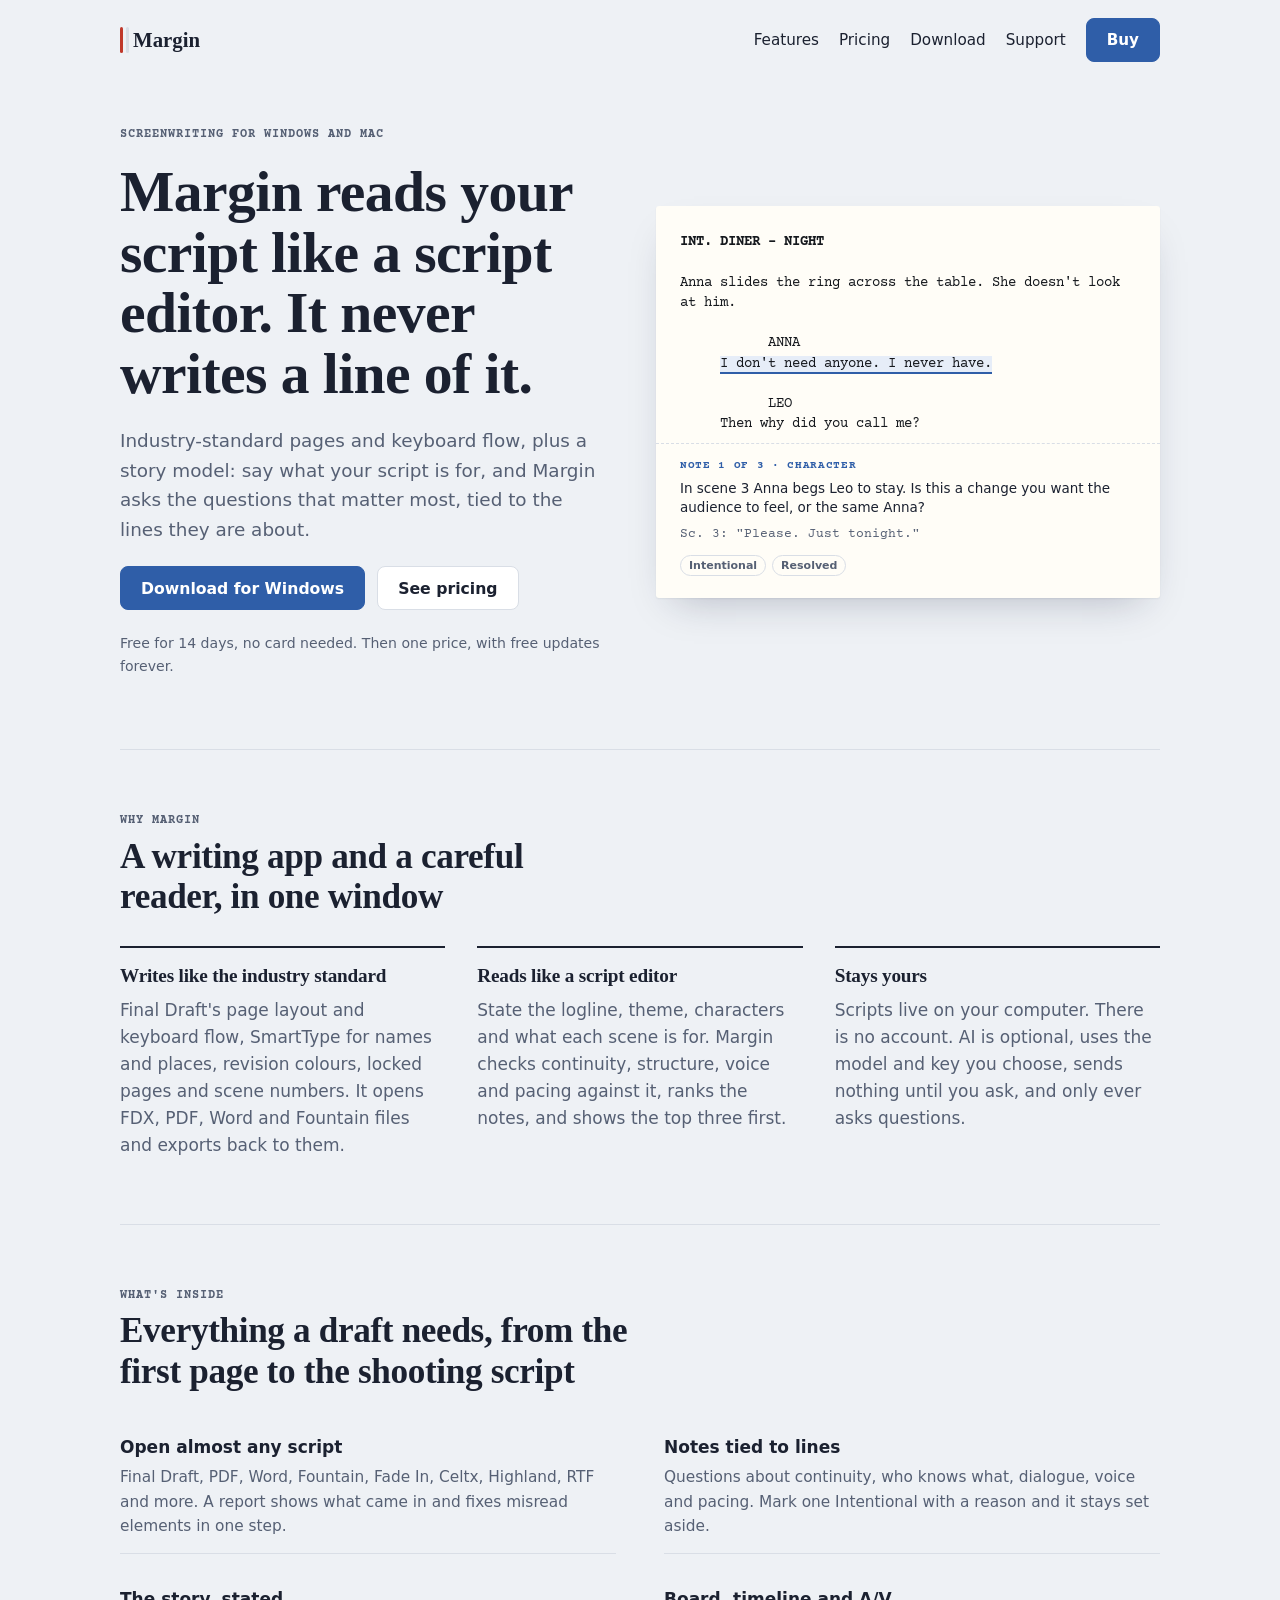
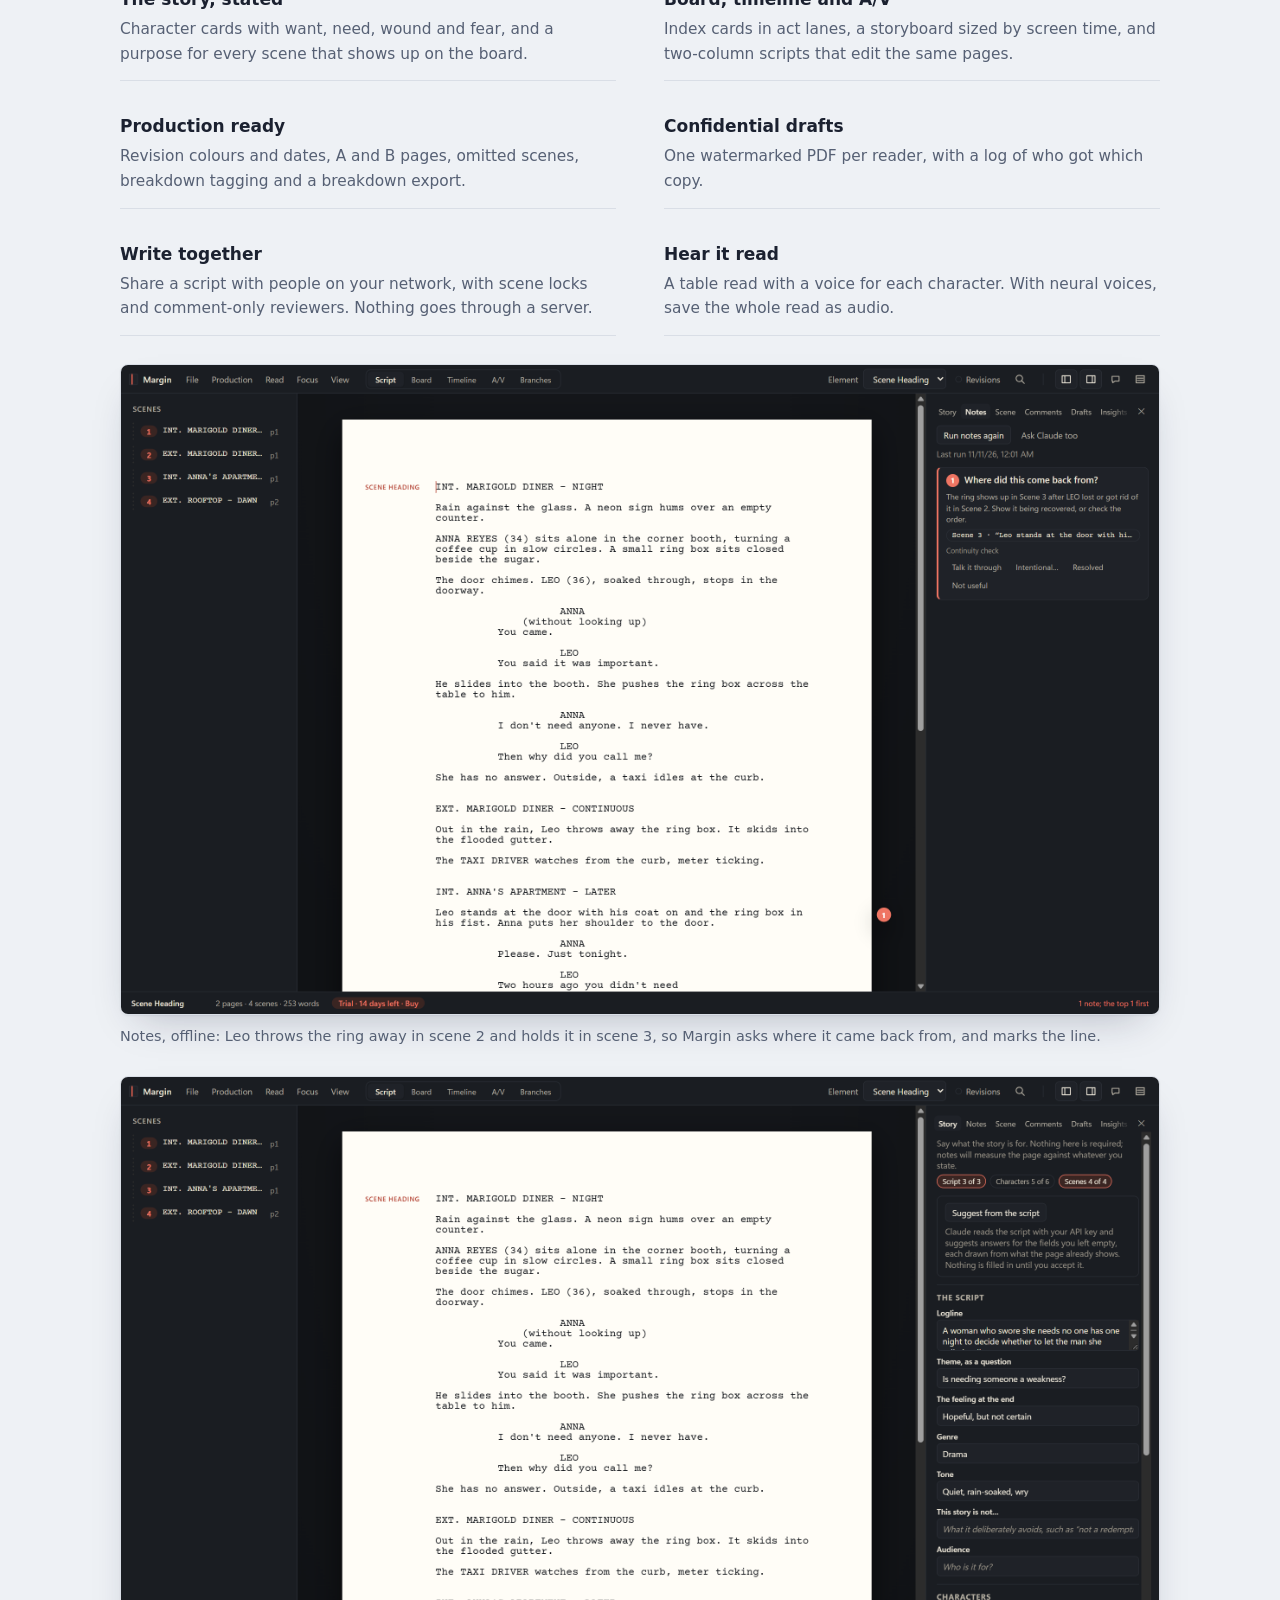
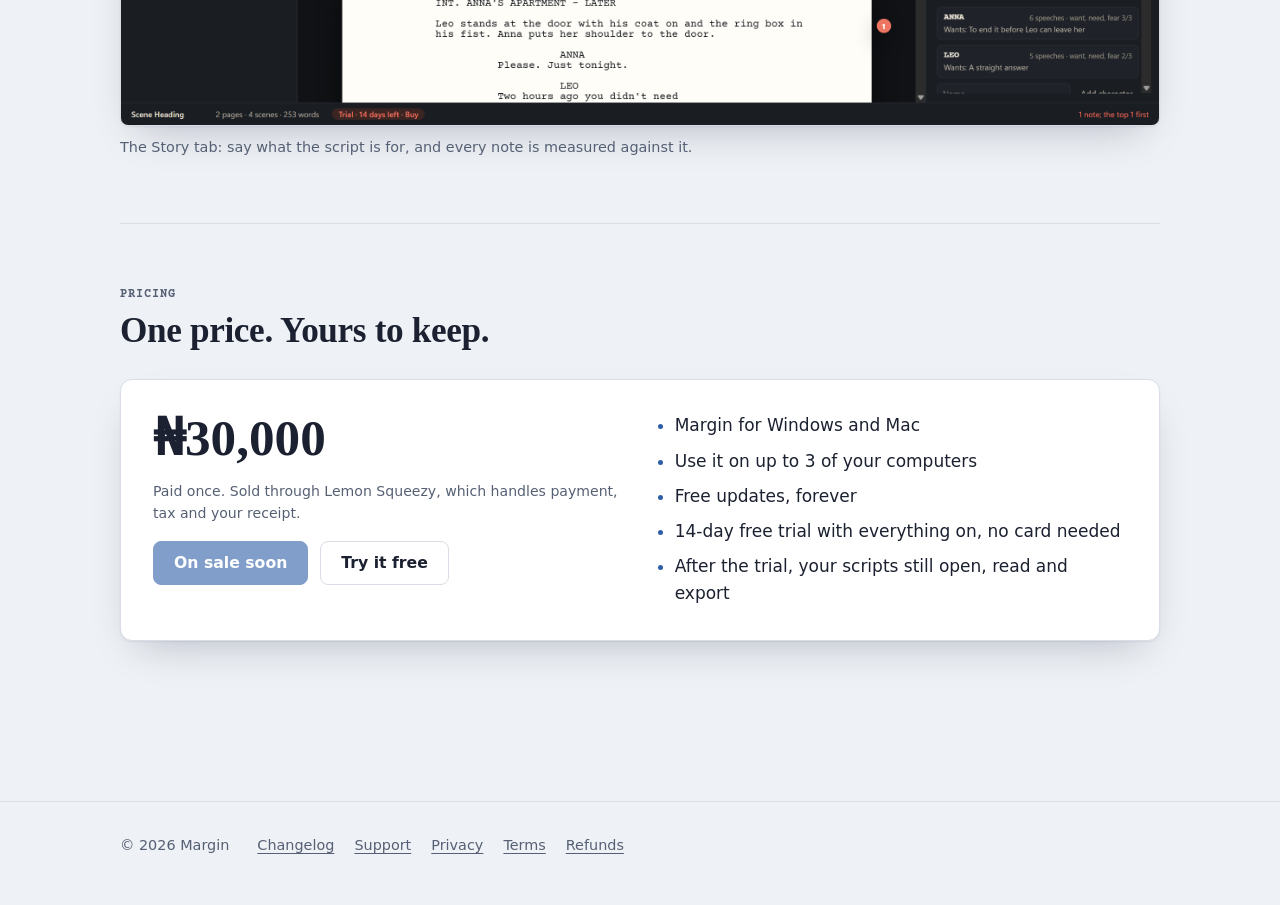
<file: index.html>
<!doctype html>
<html lang="en">
<head>
  <meta charset="utf-8">
  <meta name="viewport" content="width=device-width, initial-scale=1, viewport-fit=cover">
  <title>Margin: the screenwriting app that reads like a script editor</title>
  <meta name="description" content="Margin is a screenwriting app for Windows and Mac with industry-standard formatting and notes that ask the questions a good script editor would. It never writes a line for you.">
  <link rel="icon" href="assets/icon.png">
  <link rel="stylesheet" href="assets/site.css">
</head>
<body>
  <header class="site-header">
    <div class="wrap">
      <a class="brand" href="./">Margin</a>
      <nav class="site-nav" aria-label="Site">
        <a href="#features">Features</a>
        <a href="#pricing">Pricing</a>
        <a href="download.html">Download</a>
        <a href="support.html">Support</a>
        <a class="button primary" href="buy.html">Buy</a>
      </nav>
    </div>
  </header>

  <main>
    <div class="wrap hero">
      <div class="hero-copy">
        <span class="eyebrow">Screenwriting for Windows and Mac</span>
        <h1>Margin reads your script like a script editor. It never writes a line of it.</h1>
        <p class="lede">Industry-standard pages and keyboard flow, plus a story model: say what your script is for, and Margin asks the questions that matter most, tied to the lines they are about.</p>
        <div class="actions">
          <a class="button primary" href="download.html" data-download="auto">Download</a>
          <a class="button" href="#pricing">See pricing</a>
        </div>
        <p class="fine">Free for 14 days, no card needed. Then one price, with free updates forever.</p>
      </div>
      <div class="sheet-wrap" role="img" aria-label="A screenplay page in Margin with a note in the margin asking whether a line contradicts an earlier scene.">
        <div class="sheet">
          <div class="script">
            <p class="slug">INT. DINER - NIGHT</p>
            <p>Anna slides the ring across the table. She doesn't look at him.</p>
            <p class="cue">ANNA</p>
            <p class="line"><mark>I don't need anyone. I never have.</mark></p>
            <p class="cue">LEO</p>
            <p class="line">Then why did you call me?</p>
          </div>
          <div class="note">
            <span class="tag">Note 1 of 3 · Character</span>
            <span>In scene 3 Anna begs Leo to stay. Is this a change you want the audience to feel, or the same Anna?</span>
            <q>Sc. 3: "Please. Just tonight."</q>
            <span class="marks"><span>Intentional</span><span>Resolved</span></span>
          </div>
        </div>
      </div>
    </div>

    <div class="wrap">
      <section class="section" id="features" aria-labelledby="why-heading">
        <div class="section-head">
          <span class="eyebrow">Why Margin</span>
          <h2 id="why-heading">A writing app and a careful reader, in one window</h2>
        </div>
        <div class="pillars">
          <div class="pillar">
            <h3>Writes like the industry standard</h3>
            <p>Final Draft's page layout and keyboard flow, SmartType for names and places, revision colours, locked pages and scene numbers. It opens FDX, PDF, Word and Fountain files and exports back to them.</p>
          </div>
          <div class="pillar">
            <h3>Reads like a script editor</h3>
            <p>State the logline, theme, characters and what each scene is for. Margin checks continuity, structure, voice and pacing against it, ranks the notes, and shows the top three first.</p>
          </div>
          <div class="pillar">
            <h3>Stays yours</h3>
            <p>Scripts live on your computer. There is no account. AI is optional, uses the model and key you choose, sends nothing until you ask, and only ever asks questions.</p>
          </div>
        </div>
      </section>

      <section class="section" aria-labelledby="features-heading">
        <div class="section-head">
          <span class="eyebrow">What's inside</span>
          <h2 id="features-heading">Everything a draft needs, from the first page to the shooting script</h2>
        </div>
        <ul class="features">
          <li><b>Open almost any script</b><span>Final Draft, PDF, Word, Fountain, Fade In, Celtx, Highland, RTF and more. A report shows what came in and fixes misread elements in one step.</span></li>
          <li><b>Notes tied to lines</b><span>Questions about continuity, who knows what, dialogue, voice and pacing. Mark one Intentional with a reason and it stays set aside.</span></li>
          <li><b>The story, stated</b><span>Character cards with want, need, wound and fear, and a purpose for every scene that shows up on the board.</span></li>
          <li><b>Board, timeline and A/V</b><span>Index cards in act lanes, a storyboard sized by screen time, and two-column scripts that edit the same pages.</span></li>
          <li><b>Production ready</b><span>Revision colours and dates, A and B pages, omitted scenes, breakdown tagging and a breakdown export.</span></li>
          <li><b>Confidential drafts</b><span>One watermarked PDF per reader, with a log of who got which copy.</span></li>
          <li><b>Write together</b><span>Share a script with people on your network, with scene locks and comment-only reviewers. Nothing goes through a server.</span></li>
          <li><b>Hear it read</b><span>A table read with a voice for each character. With neural voices, save the whole read as audio.</span></li>
        </ul>
        <figure class="shot">
          <img src="assets/notes.png" width="2400" height="1500" loading="lazy" alt="Margin with a screenplay open. The Notes tab asks where the ring came back from, because the action threw it away a scene earlier, and a numbered mark sits beside the line on the page.">
          <figcaption>Notes, offline: Leo throws the ring away in scene 2 and holds it in scene 3, so Margin asks where it came back from, and marks the line.</figcaption>
        </figure>
        <figure class="shot">
          <img src="assets/story.png" width="2400" height="1500" loading="lazy" alt="Margin's Story tab beside the script: the logline, the theme as a question, the ending feeling, genre and tone, with character cards for Anna and Leo below.">
          <figcaption>The Story tab: say what the script is for, and every note is measured against it.</figcaption>
        </figure>
      </section>

      <section class="section" id="pricing" aria-labelledby="pricing-heading">
        <div class="section-head">
          <span class="eyebrow">Pricing</span>
          <h2 id="pricing-heading">One price. Yours to keep.</h2>
        </div>
        <div class="price-card">
          <div class="price-side">
            <span class="price" data-price>Price coming soon</span>
            <p class="fine">Paid once. Sold through Lemon Squeezy, which handles payment, tax and your receipt.</p>
            <div class="actions">
              <a class="button primary" href="buy.html" data-buy>Buy Margin</a>
              <a class="button" href="download.html">Try it free</a>
            </div>
          </div>
          <ul>
            <li>Margin for Windows and Mac</li>
            <li>Use it on up to 3 of your computers</li>
            <li>Free updates, forever</li>
            <li>14-day free trial with everything on, no card needed</li>
            <li>After the trial, your scripts still open, read and export</li>
          </ul>
        </div>
      </section>
    </div>
  </main>

  <footer class="site-footer">
    <div class="wrap">
      <span>© <span data-year>2026</span> Margin</span>
      <nav aria-label="More">
        <a href="changelog.html">Changelog</a>
        <a href="support.html">Support</a>
        <a href="privacy.html">Privacy</a>
        <a href="terms.html">Terms</a>
        <a href="refunds.html">Refunds</a>
      </nav>
    </div>
  </footer>
  <script src="assets/site.js"></script>
</body>
</html>
</file>
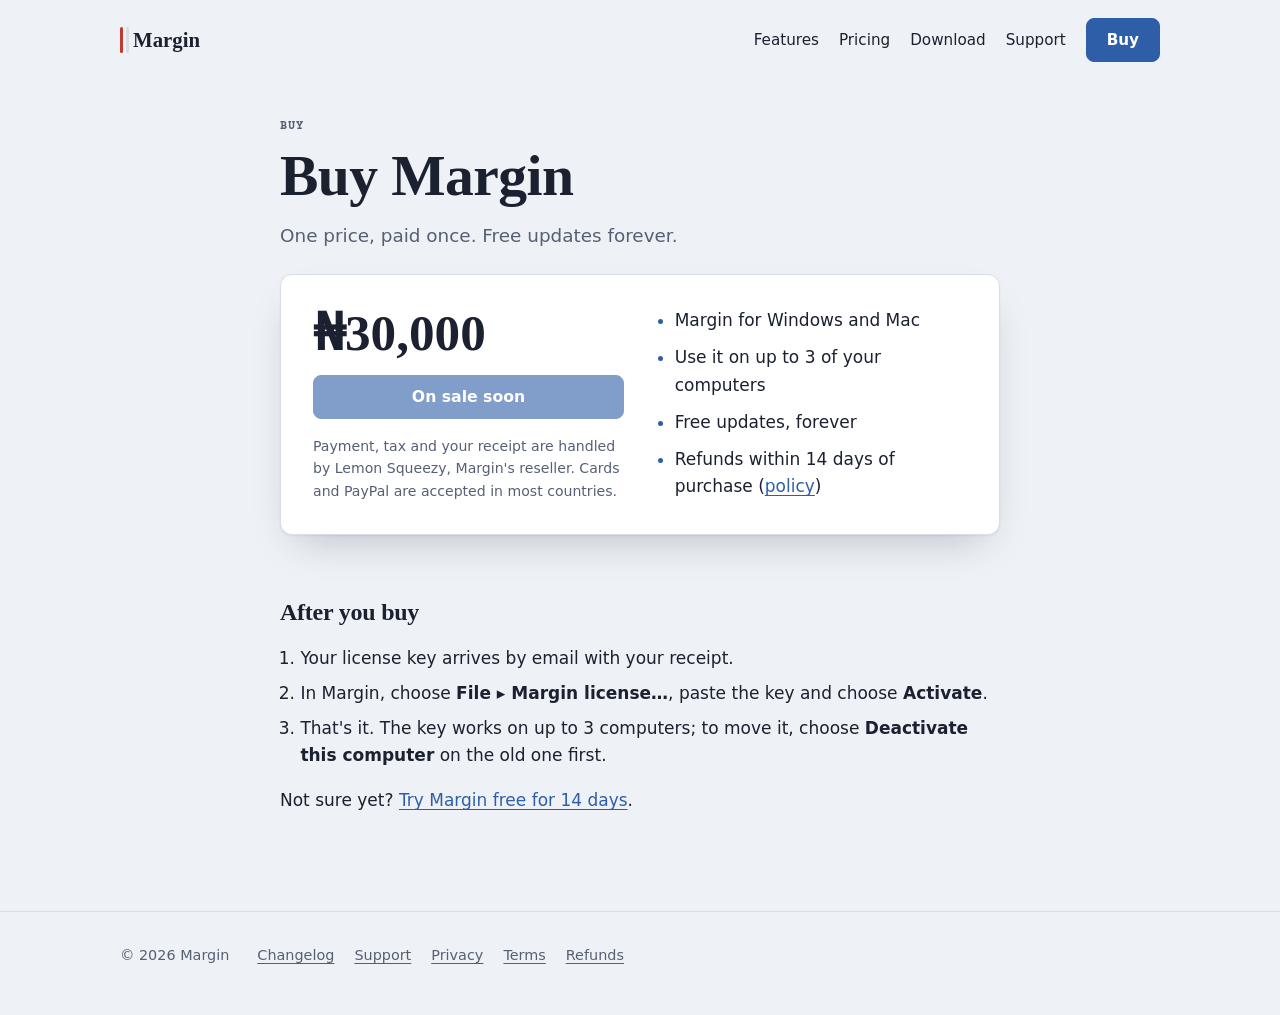
<file: buy.html>
<!doctype html>
<html lang="en">
<head>
  <meta charset="utf-8">
  <meta name="viewport" content="width=device-width, initial-scale=1, viewport-fit=cover">
  <title>Buy Margin</title>
  <meta name="description" content="Buy Margin once and keep it, with free updates forever.">
  <link rel="icon" href="assets/icon.png">
  <link rel="stylesheet" href="assets/site.css">
</head>
<body>
  <header class="site-header">
    <div class="wrap">
      <a class="brand" href="./">Margin</a>
      <nav class="site-nav" aria-label="Site">
        <a href="./#features">Features</a>
        <a href="./#pricing">Pricing</a>
        <a href="download.html">Download</a>
        <a href="support.html">Support</a>
        <a class="button primary" href="buy.html" aria-current="page">Buy</a>
      </nav>
    </div>
  </header>

  <main class="wrap narrow">
    <div class="page-head">
      <span class="eyebrow">Buy</span>
      <h1>Buy Margin</h1>
      <p class="lede">One price, paid once. Free updates forever.</p>
    </div>
    <div class="price-card">
      <div class="price-side">
        <span class="price" data-price>Price coming soon</span>
        <a class="button primary" href="https://github.com/Directorsolomon/margin-home/releases" data-buy>Buy Margin</a>
        <p class="fine">Payment, tax and your receipt are handled by Lemon Squeezy, Margin's reseller. Cards and PayPal are accepted in most countries.</p>
      </div>
      <ul>
        <li>Margin for Windows and Mac</li>
        <li>Use it on up to 3 of your computers</li>
        <li>Free updates, forever</li>
        <li>Refunds within 14 days of purchase (<a href="refunds.html">policy</a>)</li>
      </ul>
    </div>
    <div class="prose" style="margin-top: 40px">
      <h2>After you buy</h2>
      <ol>
        <li>Your license key arrives by email with your receipt.</li>
        <li>In Margin, choose <b>File ▸ Margin license…</b>, paste the key and choose <b>Activate</b>.</li>
        <li>That's it. The key works on up to 3 computers; to move it, choose <b>Deactivate this computer</b> on the old one first.</li>
      </ol>
      <p>Not sure yet? <a href="download.html">Try Margin free for 14 days</a>.</p>
    </div>
  </main>

  <footer class="site-footer">
    <div class="wrap">
      <span>© <span data-year>2026</span> Margin</span>
      <nav aria-label="More">
        <a href="changelog.html">Changelog</a>
        <a href="support.html">Support</a>
        <a href="privacy.html">Privacy</a>
        <a href="terms.html">Terms</a>
        <a href="refunds.html">Refunds</a>
      </nav>
    </div>
  </footer>
  <script src="assets/site.js"></script>
</body>
</html>
</file>
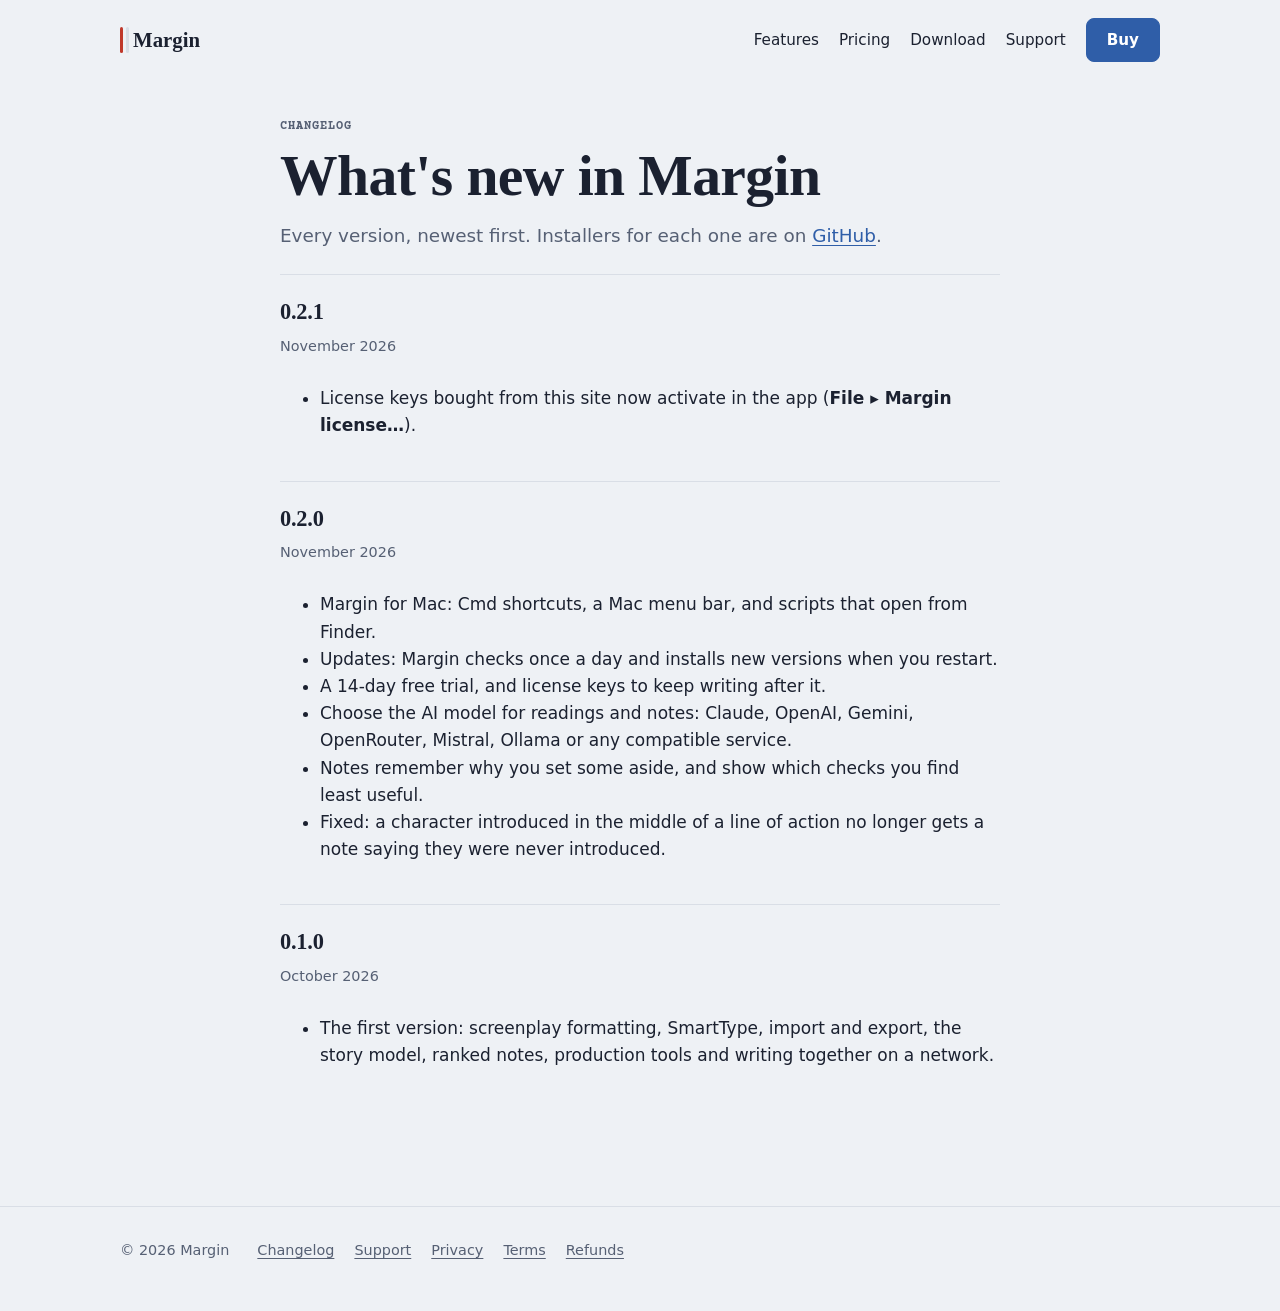
<file: changelog.html>
<!doctype html>
<html lang="en">
<head>
  <meta charset="utf-8">
  <meta name="viewport" content="width=device-width, initial-scale=1, viewport-fit=cover">
  <title>Margin changelog</title>
  <meta name="description" content="What changed in each version of Margin.">
  <link rel="icon" href="assets/icon.png">
  <link rel="stylesheet" href="assets/site.css">
</head>
<body>
  <header class="site-header">
    <div class="wrap">
      <a class="brand" href="./">Margin</a>
      <nav class="site-nav" aria-label="Site">
        <a href="./#features">Features</a>
        <a href="./#pricing">Pricing</a>
        <a href="download.html">Download</a>
        <a href="support.html">Support</a>
        <a class="button primary" href="buy.html">Buy</a>
      </nav>
    </div>
  </header>

  <main class="wrap narrow">
    <div class="page-head">
      <span class="eyebrow">Changelog</span>
      <h1>What's new in Margin</h1>
      <p class="lede">Every version, newest first. Installers for each one are on <a href="https://github.com/Directorsolomon/margin-home/releases">GitHub</a>.</p>
    </div>
    <article class="release">
      <h2>0.2.1</h2>
      <time datetime="2026-11">November 2026</time>
      <ul>
        <li>License keys bought from this site now activate in the app (<b>File ▸ Margin license…</b>).</li>
      </ul>
    </article>
    <article class="release">
      <h2>0.2.0</h2>
      <time datetime="2026-11">November 2026</time>
      <ul>
        <li>Margin for Mac: Cmd shortcuts, a Mac menu bar, and scripts that open from Finder.</li>
        <li>Updates: Margin checks once a day and installs new versions when you restart.</li>
        <li>A 14-day free trial, and license keys to keep writing after it.</li>
        <li>Choose the AI model for readings and notes: Claude, OpenAI, Gemini, OpenRouter, Mistral, Ollama or any compatible service.</li>
        <li>Notes remember why you set some aside, and show which checks you find least useful.</li>
        <li>Fixed: a character introduced in the middle of a line of action no longer gets a note saying they were never introduced.</li>
      </ul>
    </article>
    <article class="release">
      <h2>0.1.0</h2>
      <time datetime="2026-10">October 2026</time>
      <ul>
        <li>The first version: screenplay formatting, SmartType, import and export, the story model, ranked notes, production tools and writing together on a network.</li>
      </ul>
    </article>
  </main>

  <footer class="site-footer">
    <div class="wrap">
      <span>© <span data-year>2026</span> Margin</span>
      <nav aria-label="More">
        <a href="changelog.html">Changelog</a>
        <a href="support.html">Support</a>
        <a href="privacy.html">Privacy</a>
        <a href="terms.html">Terms</a>
        <a href="refunds.html">Refunds</a>
      </nav>
    </div>
  </footer>
  <script src="assets/site.js"></script>
</body>
</html>
</file>
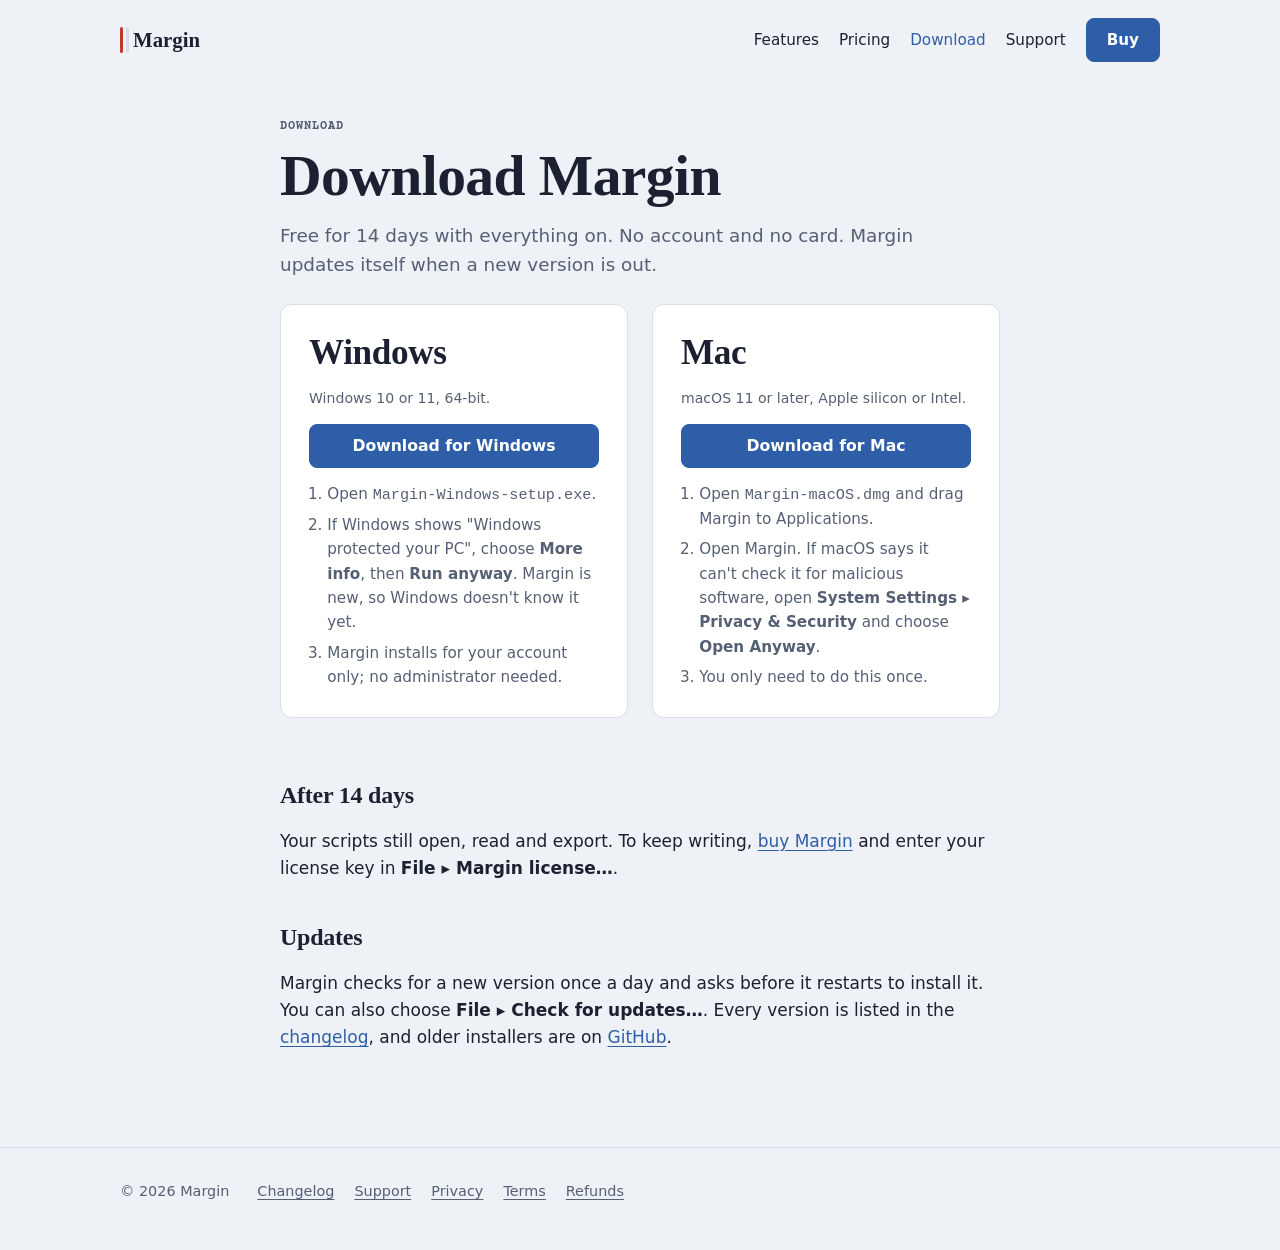
<file: download.html>
<!doctype html>
<html lang="en">
<head>
  <meta charset="utf-8">
  <meta name="viewport" content="width=device-width, initial-scale=1, viewport-fit=cover">
  <title>Download Margin</title>
  <meta name="description" content="Download Margin for Windows or Mac. Free for 14 days.">
  <link rel="icon" href="assets/icon.png">
  <link rel="stylesheet" href="assets/site.css">
</head>
<body>
  <header class="site-header">
    <div class="wrap">
      <a class="brand" href="./">Margin</a>
      <nav class="site-nav" aria-label="Site">
        <a href="./#features">Features</a>
        <a href="./#pricing">Pricing</a>
        <a href="download.html" aria-current="page">Download</a>
        <a href="support.html">Support</a>
        <a class="button primary" href="buy.html">Buy</a>
      </nav>
    </div>
  </header>

  <main class="wrap narrow">
    <div class="page-head">
      <span class="eyebrow">Download</span>
      <h1>Download Margin</h1>
      <p class="lede">Free for 14 days with everything on. No account and no card. Margin updates itself when a new version is out.</p>
    </div>
    <div class="platforms">
      <section class="platform" aria-labelledby="win-heading">
        <h2 id="win-heading">Windows</h2>
        <p class="fine">Windows 10 or 11, 64-bit.</p>
        <a class="button primary" href="https://github.com/Directorsolomon/margin-home/releases" data-download="windows">Download for Windows</a>
        <ol>
          <li>Open <code>Margin-Windows-setup.exe</code>.</li>
          <li>If Windows shows "Windows protected your PC", choose <b>More info</b>, then <b>Run anyway</b>. Margin is new, so Windows doesn't know it yet.</li>
          <li>Margin installs for your account only; no administrator needed.</li>
        </ol>
      </section>
      <section class="platform" aria-labelledby="mac-heading">
        <h2 id="mac-heading">Mac</h2>
        <p class="fine">macOS 11 or later, Apple silicon or Intel.</p>
        <a class="button primary" href="https://github.com/Directorsolomon/margin-home/releases" data-download="mac">Download for Mac</a>
        <ol>
          <li>Open <code>Margin-macOS.dmg</code> and drag Margin to Applications.</li>
          <li>Open Margin. If macOS says it can't check it for malicious software, open <b>System Settings ▸ Privacy &amp; Security</b> and choose <b>Open Anyway</b>.</li>
          <li>You only need to do this once.</li>
        </ol>
      </section>
    </div>
    <div class="prose" style="margin-top: 40px">
      <h2>After 14 days</h2>
      <p>Your scripts still open, read and export. To keep writing, <a href="buy.html">buy Margin</a> and enter your license key in <b>File ▸ Margin license…</b>.</p>
      <h2>Updates</h2>
      <p>Margin checks for a new version once a day and asks before it restarts to install it. You can also choose <b>File ▸ Check for updates…</b>. Every version is listed in the <a href="changelog.html">changelog</a>, and older installers are on <a href="https://github.com/Directorsolomon/margin-home/releases">GitHub</a>.</p>
    </div>
  </main>

  <footer class="site-footer">
    <div class="wrap">
      <span>© <span data-year>2026</span> Margin</span>
      <nav aria-label="More">
        <a href="changelog.html">Changelog</a>
        <a href="support.html">Support</a>
        <a href="privacy.html">Privacy</a>
        <a href="terms.html">Terms</a>
        <a href="refunds.html">Refunds</a>
      </nav>
    </div>
  </footer>
  <script src="assets/site.js"></script>
</body>
</html>
</file>
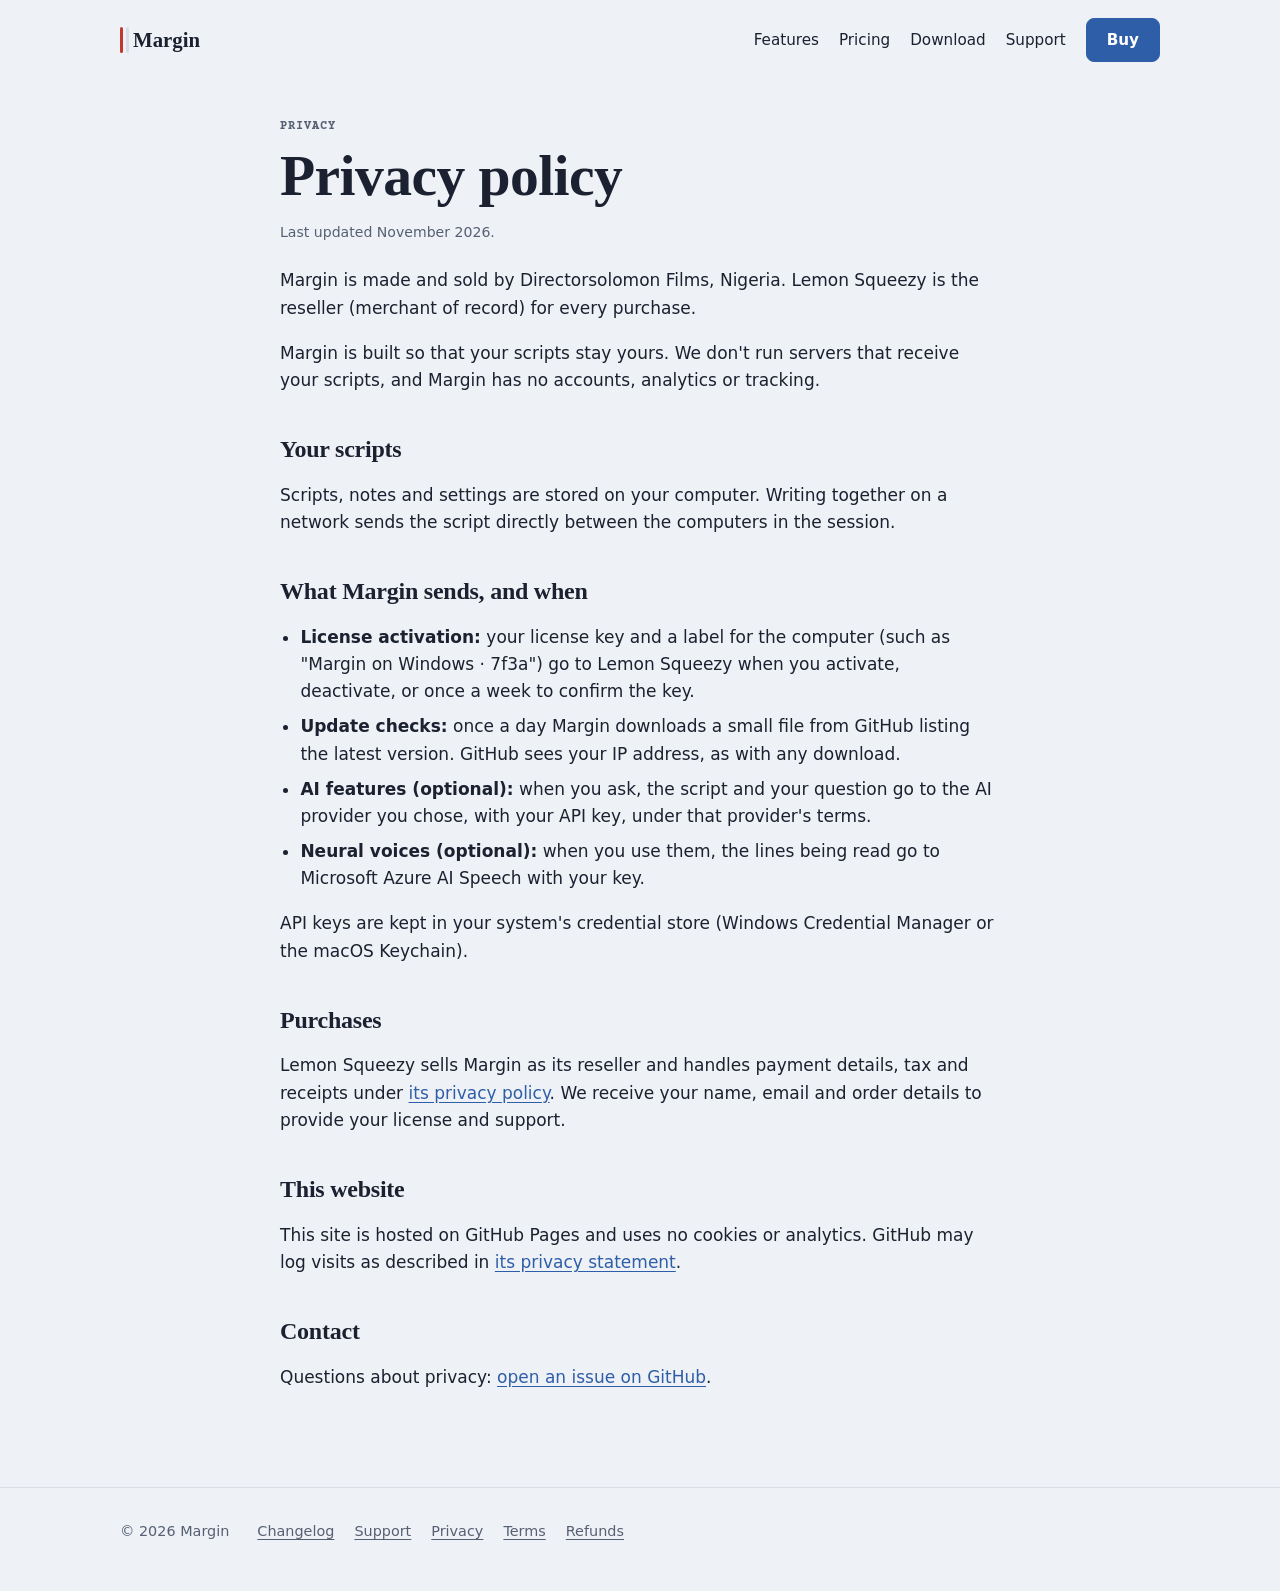
<file: privacy.html>
<!doctype html>
<html lang="en">
<head>
  <meta charset="utf-8">
  <meta name="viewport" content="width=device-width, initial-scale=1, viewport-fit=cover">
  <title>Margin privacy policy</title>
  <meta name="description" content="What Margin and this site collect, and where your data goes.">
  <link rel="icon" href="assets/icon.png">
  <link rel="stylesheet" href="assets/site.css">
</head>
<body>
  <header class="site-header">
    <div class="wrap">
      <a class="brand" href="./">Margin</a>
      <nav class="site-nav" aria-label="Site">
        <a href="./#features">Features</a>
        <a href="./#pricing">Pricing</a>
        <a href="download.html">Download</a>
        <a href="support.html">Support</a>
        <a class="button primary" href="buy.html">Buy</a>
      </nav>
    </div>
  </header>

  <main class="wrap narrow">
    <div class="page-head">
      <span class="eyebrow">Privacy</span>
      <h1>Privacy policy</h1>
      <p class="fine">Last updated November 2026.</p>
    </div>
    <div class="prose">
      <p>Margin is made and sold by Directorsolomon Films, Nigeria. Lemon Squeezy is the reseller (merchant of record) for every purchase.</p>
      <p>Margin is built so that your scripts stay yours. We don't run servers that receive your scripts, and Margin has no accounts, analytics or tracking.</p>
      <h2>Your scripts</h2>
      <p>Scripts, notes and settings are stored on your computer. Writing together on a network sends the script directly between the computers in the session.</p>
      <h2>What Margin sends, and when</h2>
      <ul>
        <li><b>License activation:</b> your license key and a label for the computer (such as "Margin on Windows · 7f3a") go to Lemon Squeezy when you activate, deactivate, or once a week to confirm the key.</li>
        <li><b>Update checks:</b> once a day Margin downloads a small file from GitHub listing the latest version. GitHub sees your IP address, as with any download.</li>
        <li><b>AI features (optional):</b> when you ask, the script and your question go to the AI provider you chose, with your API key, under that provider's terms.</li>
        <li><b>Neural voices (optional):</b> when you use them, the lines being read go to Microsoft Azure AI Speech with your key.</li>
      </ul>
      <p>API keys are kept in your system's credential store (Windows Credential Manager or the macOS Keychain).</p>
      <h2>Purchases</h2>
      <p>Lemon Squeezy sells Margin as its reseller and handles payment details, tax and receipts under <a href="https://www.lemonsqueezy.com/privacy">its privacy policy</a>. We receive your name, email and order details to provide your license and support.</p>
      <h2>This website</h2>
      <p>This site is hosted on GitHub Pages and uses no cookies or analytics. GitHub may log visits as described in <a href="https://docs.github.com/site-policy/privacy-policies/github-general-privacy-statement">its privacy statement</a>.</p>
      <h2>Contact</h2>
      <p>Questions about privacy: <a href="https://github.com/Directorsolomon/margin-home/issues">open an issue on GitHub</a>.</p>
    </div>
  </main>

  <footer class="site-footer">
    <div class="wrap">
      <span>© <span data-year>2026</span> Margin</span>
      <nav aria-label="More">
        <a href="changelog.html">Changelog</a>
        <a href="support.html">Support</a>
        <a href="privacy.html">Privacy</a>
        <a href="terms.html">Terms</a>
        <a href="refunds.html">Refunds</a>
      </nav>
    </div>
  </footer>
  <script src="assets/site.js"></script>
</body>
</html>
</file>
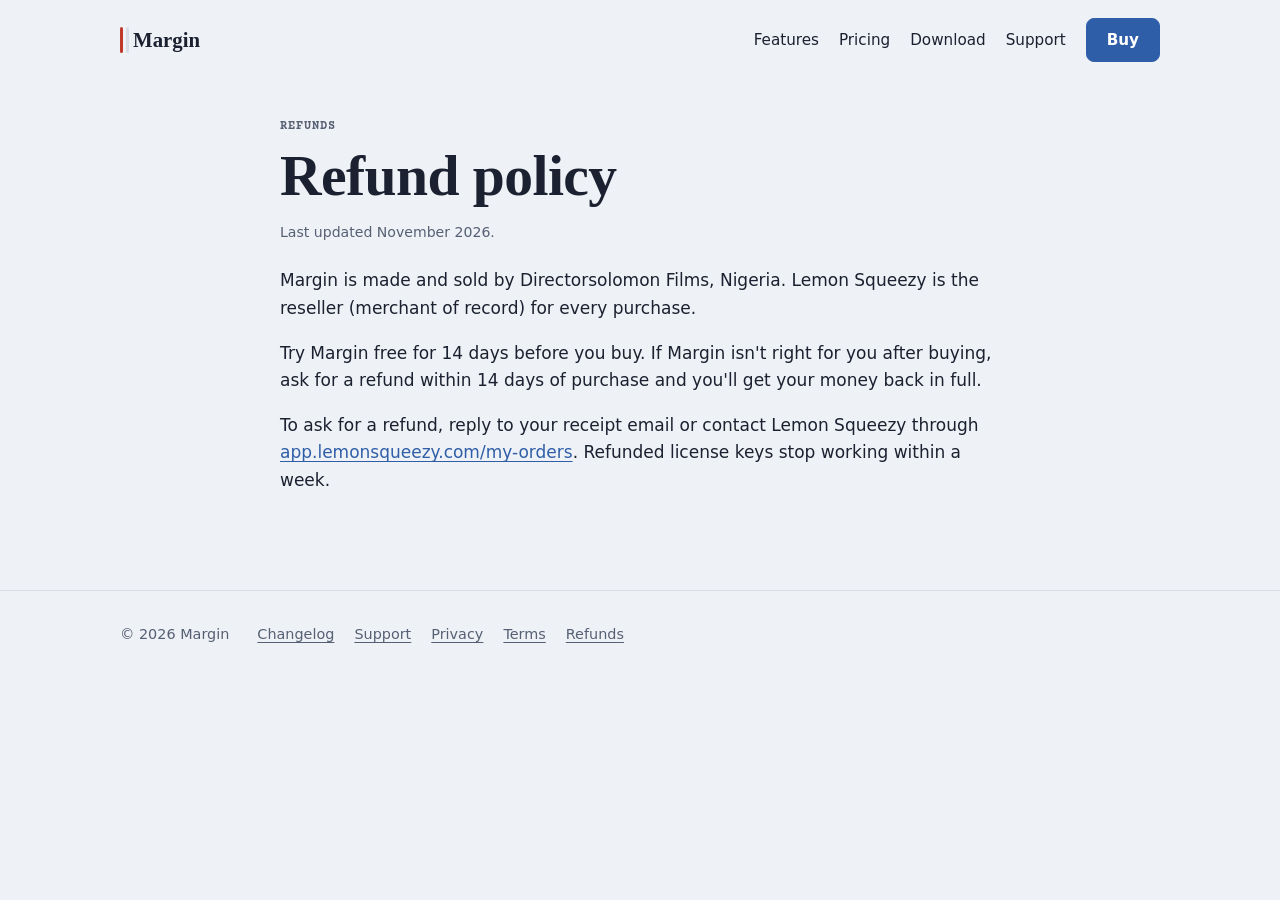
<file: refunds.html>
<!doctype html>
<html lang="en">
<head>
  <meta charset="utf-8">
  <meta name="viewport" content="width=device-width, initial-scale=1, viewport-fit=cover">
  <title>Margin refunds</title>
  <meta name="description" content="Margin's refund policy.">
  <link rel="icon" href="assets/icon.png">
  <link rel="stylesheet" href="assets/site.css">
</head>
<body>
  <header class="site-header">
    <div class="wrap">
      <a class="brand" href="./">Margin</a>
      <nav class="site-nav" aria-label="Site">
        <a href="./#features">Features</a>
        <a href="./#pricing">Pricing</a>
        <a href="download.html">Download</a>
        <a href="support.html">Support</a>
        <a class="button primary" href="buy.html">Buy</a>
      </nav>
    </div>
  </header>

  <main class="wrap narrow">
    <div class="page-head">
      <span class="eyebrow">Refunds</span>
      <h1>Refund policy</h1>
      <p class="fine">Last updated November 2026.</p>
    </div>
    <div class="prose">
      <p>Margin is made and sold by Directorsolomon Films, Nigeria. Lemon Squeezy is the reseller (merchant of record) for every purchase.</p>
      <p>Try Margin free for 14 days before you buy. If Margin isn't right for you after buying, ask for a refund within 14 days of purchase and you'll get your money back in full.</p>
      <p>To ask for a refund, reply to your receipt email or contact Lemon Squeezy through <a href="https://app.lemonsqueezy.com/my-orders">app.lemonsqueezy.com/my-orders</a>. Refunded license keys stop working within a week.</p>
    </div>
  </main>

  <footer class="site-footer">
    <div class="wrap">
      <span>© <span data-year>2026</span> Margin</span>
      <nav aria-label="More">
        <a href="changelog.html">Changelog</a>
        <a href="support.html">Support</a>
        <a href="privacy.html">Privacy</a>
        <a href="terms.html">Terms</a>
        <a href="refunds.html">Refunds</a>
      </nav>
    </div>
  </footer>
  <script src="assets/site.js"></script>
</body>
</html>
</file>
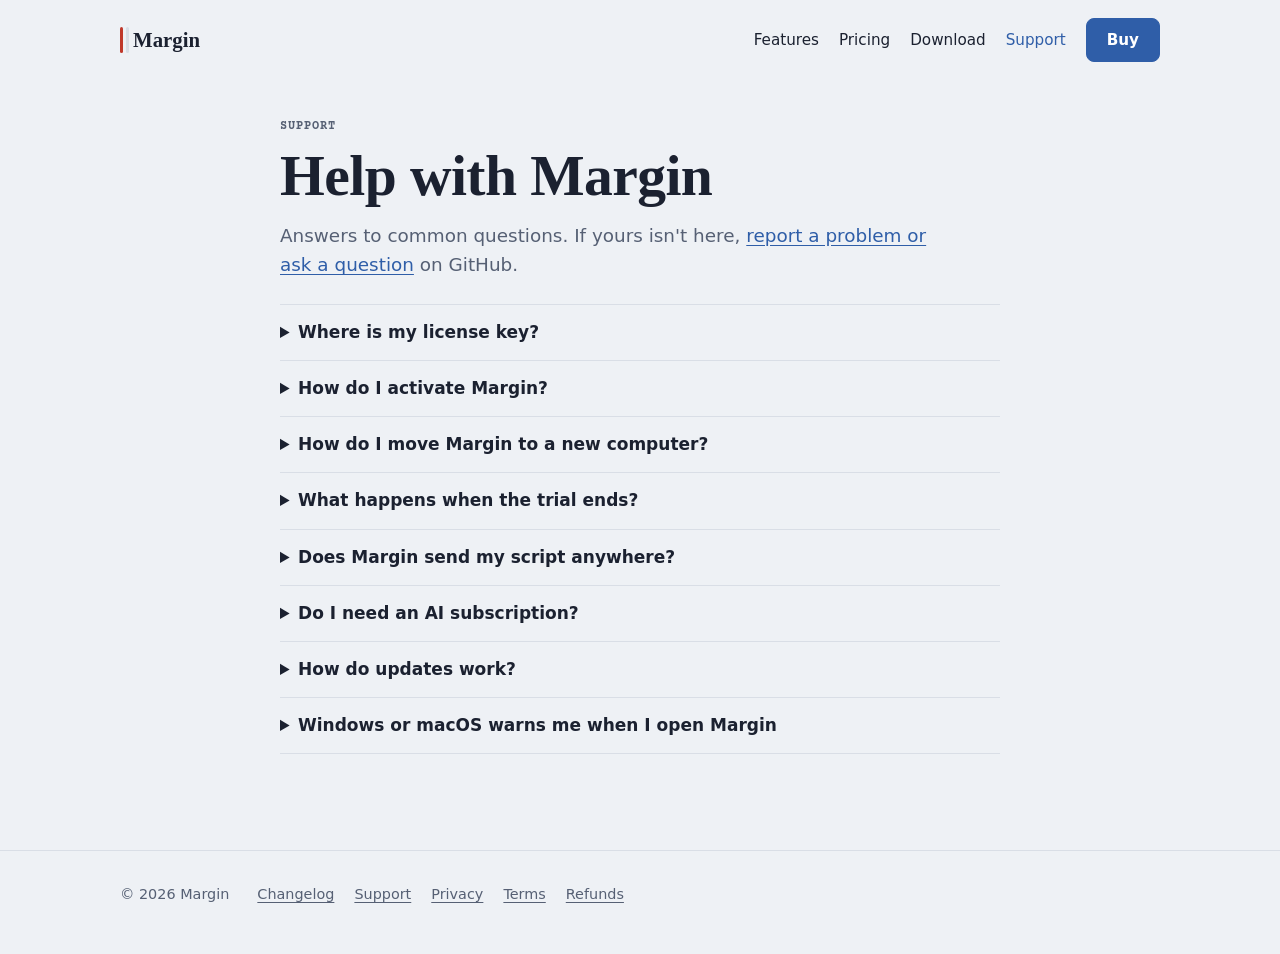
<file: support.html>
<!doctype html>
<html lang="en">
<head>
  <meta charset="utf-8">
  <meta name="viewport" content="width=device-width, initial-scale=1, viewport-fit=cover">
  <title>Margin support</title>
  <meta name="description" content="Help with installing, activating and using Margin.">
  <link rel="icon" href="assets/icon.png">
  <link rel="stylesheet" href="assets/site.css">
</head>
<body>
  <header class="site-header">
    <div class="wrap">
      <a class="brand" href="./">Margin</a>
      <nav class="site-nav" aria-label="Site">
        <a href="./#features">Features</a>
        <a href="./#pricing">Pricing</a>
        <a href="download.html">Download</a>
        <a href="support.html" aria-current="page">Support</a>
        <a class="button primary" href="buy.html">Buy</a>
      </nav>
    </div>
  </header>

  <main class="wrap narrow">
    <div class="page-head">
      <span class="eyebrow">Support</span>
      <h1>Help with Margin</h1>
      <p class="lede">Answers to common questions. If yours isn't here, <a href="https://github.com/Directorsolomon/margin-home/issues">report a problem or ask a question</a> on GitHub.</p>
    </div>
    <div class="faq">
    <details>
      <summary>Where is my license key?</summary>
      <p>In the receipt email from Lemon Squeezy. If you can't find it, look up your order at <a href="https://app.lemonsqueezy.com/my-orders">app.lemonsqueezy.com/my-orders</a> with the email you paid with.</p>
    </details>
    <details>
      <summary>How do I activate Margin?</summary>
      <p>Choose <b>File ▸ Margin license…</b>, paste your key and choose <b>Activate</b>. Activating needs an internet connection once; after that Margin works offline.</p>
    </details>
    <details>
      <summary>How do I move Margin to a new computer?</summary>
      <p>On the old computer, open <b>File ▸ Margin license…</b> and choose <b>Deactivate this computer</b>. Then activate the key on the new one. A key works on up to 3 computers at a time.</p>
    </details>
    <details>
      <summary>What happens when the trial ends?</summary>
      <p>Your scripts still open, read and export, and nothing is deleted. Editing needs a license key.</p>
    </details>
    <details>
      <summary>Does Margin send my script anywhere?</summary>
      <p>No. Scripts stay on your computer. The optional AI features send the script only when you ask, only to the provider you choose, with your own API key. See the <a href="privacy.html">privacy policy</a>.</p>
    </details>
    <details>
      <summary>Do I need an AI subscription?</summary>
      <p>No. Writing, the story model and the offline notes need no AI at all. To use the AI reading and notes, bring a key from Anthropic, OpenAI, Google, OpenRouter or Mistral, or run a model locally with Ollama.</p>
    </details>
    <details>
      <summary>How do updates work?</summary>
      <p>Margin checks once a day, shows a small banner when a new version is ready and installs it when you choose <b>Restart to update</b>. It waits until your script is saved. Updates are free forever.</p>
    </details>
    <details>
      <summary>Windows or macOS warns me when I open Margin</summary>
      <p>Margin is new and not yet recognised by Windows SmartScreen or Apple. The <a href="download.html">download page</a> shows the one-time step to open it.</p>
    </details>
    </div>
  </main>

  <footer class="site-footer">
    <div class="wrap">
      <span>© <span data-year>2026</span> Margin</span>
      <nav aria-label="More">
        <a href="changelog.html">Changelog</a>
        <a href="support.html">Support</a>
        <a href="privacy.html">Privacy</a>
        <a href="terms.html">Terms</a>
        <a href="refunds.html">Refunds</a>
      </nav>
    </div>
  </footer>
  <script src="assets/site.js"></script>
</body>
</html>
</file>
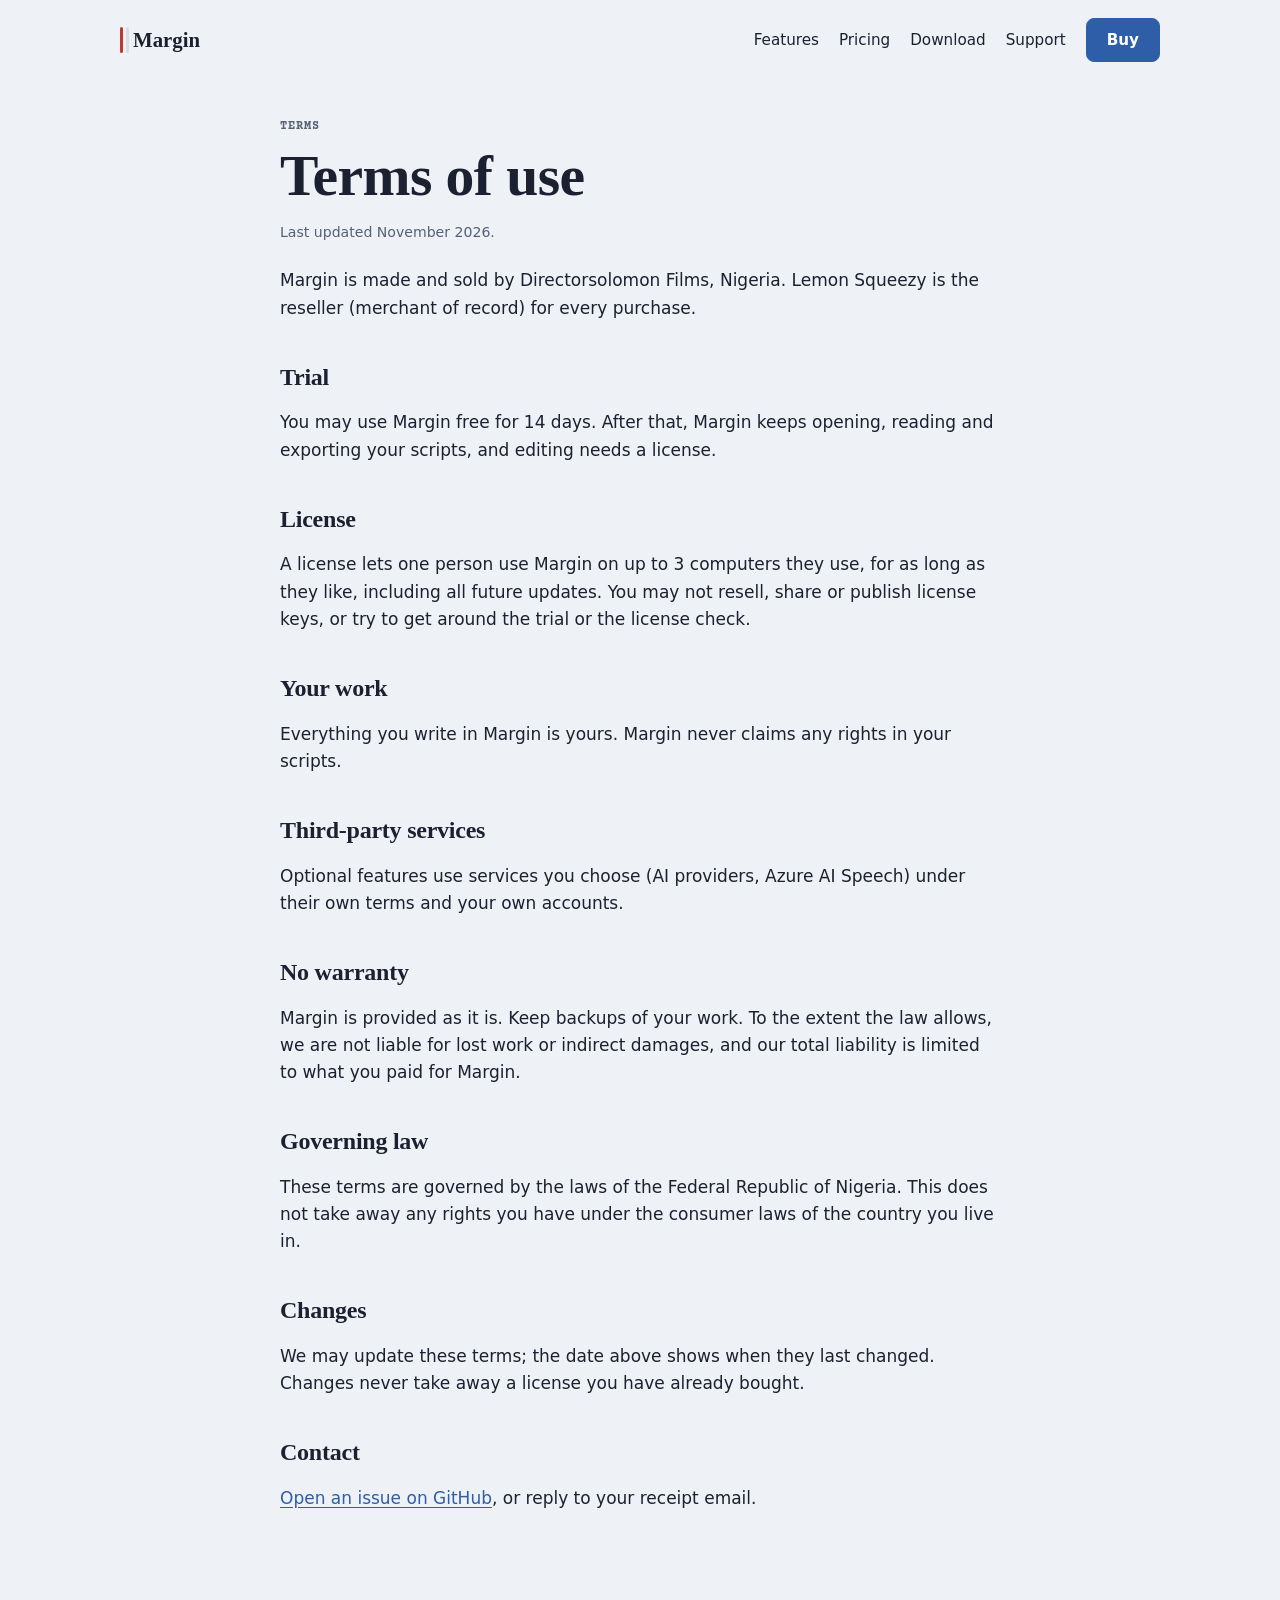
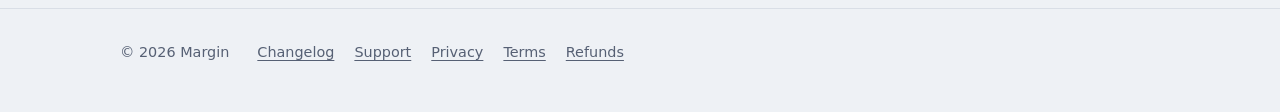
<file: terms.html>
<!doctype html>
<html lang="en">
<head>
  <meta charset="utf-8">
  <meta name="viewport" content="width=device-width, initial-scale=1, viewport-fit=cover">
  <title>Margin terms</title>
  <meta name="description" content="The terms for using Margin.">
  <link rel="icon" href="assets/icon.png">
  <link rel="stylesheet" href="assets/site.css">
</head>
<body>
  <header class="site-header">
    <div class="wrap">
      <a class="brand" href="./">Margin</a>
      <nav class="site-nav" aria-label="Site">
        <a href="./#features">Features</a>
        <a href="./#pricing">Pricing</a>
        <a href="download.html">Download</a>
        <a href="support.html">Support</a>
        <a class="button primary" href="buy.html">Buy</a>
      </nav>
    </div>
  </header>

  <main class="wrap narrow">
    <div class="page-head">
      <span class="eyebrow">Terms</span>
      <h1>Terms of use</h1>
      <p class="fine">Last updated November 2026.</p>
    </div>
    <div class="prose">
      <p>Margin is made and sold by Directorsolomon Films, Nigeria. Lemon Squeezy is the reseller (merchant of record) for every purchase.</p>
      <h2>Trial</h2>
      <p>You may use Margin free for 14 days. After that, Margin keeps opening, reading and exporting your scripts, and editing needs a license.</p>
      <h2>License</h2>
      <p>A license lets one person use Margin on up to 3 computers they use, for as long as they like, including all future updates. You may not resell, share or publish license keys, or try to get around the trial or the license check.</p>
      <h2>Your work</h2>
      <p>Everything you write in Margin is yours. Margin never claims any rights in your scripts.</p>
      <h2>Third-party services</h2>
      <p>Optional features use services you choose (AI providers, Azure AI Speech) under their own terms and your own accounts.</p>
      <h2>No warranty</h2>
      <p>Margin is provided as it is. Keep backups of your work. To the extent the law allows, we are not liable for lost work or indirect damages, and our total liability is limited to what you paid for Margin.</p>
      <h2>Governing law</h2>
      <p>These terms are governed by the laws of the Federal Republic of Nigeria. This does not take away any rights you have under the consumer laws of the country you live in.</p>
      <h2>Changes</h2>
      <p>We may update these terms; the date above shows when they last changed. Changes never take away a license you have already bought.</p>
      <h2>Contact</h2>
      <p><a href="https://github.com/Directorsolomon/margin-home/issues">Open an issue on GitHub</a>, or reply to your receipt email.</p>
    </div>
  </main>

  <footer class="site-footer">
    <div class="wrap">
      <span>© <span data-year>2026</span> Margin</span>
      <nav aria-label="More">
        <a href="changelog.html">Changelog</a>
        <a href="support.html">Support</a>
        <a href="privacy.html">Privacy</a>
        <a href="terms.html">Terms</a>
        <a href="refunds.html">Refunds</a>
      </nav>
    </div>
  </footer>
  <script src="assets/site.js"></script>
</body>
</html>
</file>
<file: assets/site.css>
/* Margin's site. A script page on a desk: cool paper, ink, and the blue of revision pages.
   The script page itself stays white paper in dark mode, as it does in the app. */

@font-face {
  font-family: "Courier Prime";
  src: url("fonts/courier-prime-latin-400-normal.woff2") format("woff2");
  font-weight: 400;
  font-display: swap;
}
@font-face {
  font-family: "Courier Prime";
  src: url("fonts/courier-prime-latin-700-normal.woff2") format("woff2");
  font-weight: 700;
  font-display: swap;
}

:root {
  --desk: #eef1f5;
  --surface: #ffffff;
  --ink: #1b2130;
  --muted: #566074;
  --rule: #d9dee6;
  --blue: #2f5ea8;
  --blue-wash: #e6edf8;
  --red: #c0392b;
  --sheet: #fffdf7;
  --sheet-ink: #15181d;
  --display: "Iowan Old Style", "Palatino Linotype", Palatino, "Book Antiqua", Georgia, serif;
  --body: system-ui, -apple-system, "Segoe UI", Roboto, "Helvetica Neue", Arial, sans-serif;
  --page: "Courier Prime", "Courier New", Courier, monospace;
  --shadow: 0 1px 2px rgb(20 30 50 / 0.06), 0 18px 40px -18px rgb(20 30 60 / 0.28);
  color-scheme: light;
}
@media (prefers-color-scheme: dark) {
  :root {
    --desk: #11151c;
    --surface: #191e28;
    --ink: #e7eaf0;
    --muted: #a3abbb;
    --rule: #2b3240;
    --blue: #8fb3ec;
    --blue-wash: #1d2940;
    --red: #e7735f;
    --shadow: 0 1px 2px rgb(0 0 0 / 0.3), 0 18px 40px -18px rgb(0 0 0 / 0.6);
    color-scheme: dark;
  }
}

* { box-sizing: border-box; }
html { -webkit-text-size-adjust: 100%; }
body {
  margin: 0;
  background: var(--desk);
  color: var(--ink);
  font: 400 17px/1.6 var(--body);
}
img { max-width: 100%; height: auto; }
a { color: var(--blue); text-underline-offset: 3px; }
a:hover { text-decoration-thickness: 2px; }
:focus-visible { outline: 2px solid var(--blue); outline-offset: 3px; border-radius: 4px; }

.wrap {
  max-width: 1080px;
  margin: 0 auto;
  padding-left: max(20px, env(safe-area-inset-left, 0px));
  padding-right: max(20px, env(safe-area-inset-right, 0px));
}
.narrow { max-width: 760px; }

h1, h2, h3 { font-family: var(--display); font-weight: 600; letter-spacing: -0.01em; text-wrap: balance; margin: 0; }
h1 { font-size: clamp(2.2rem, 1.5rem + 3.2vw, 3.6rem); line-height: 1.05; }
h2 { font-size: clamp(1.6rem, 1.3rem + 1.2vw, 2.2rem); line-height: 1.15; }
h3 { font-size: 1.2rem; line-height: 1.3; }
p { margin: 0; }
.lede { font-size: 1.15rem; color: var(--muted); max-width: 36em; }
.eyebrow { font: 700 0.78rem/1 var(--page); letter-spacing: 0.08em; text-transform: uppercase; color: var(--muted); }

/* ---- header and footer ---- */
.site-header { padding-block: 18px; }
.site-header .wrap { display: flex; align-items: center; gap: 24px; flex-wrap: wrap; }
.brand { display: inline-flex; align-items: center; gap: 10px; color: var(--ink); text-decoration: none; font: 600 1.3rem var(--display); }
.brand::before { content: ""; width: 3px; height: 26px; border-radius: 2px; background: var(--red); box-shadow: 6px 0 0 var(--rule); }
.site-nav { display: flex; gap: 20px; margin-left: auto; flex-wrap: wrap; align-items: center; }
.site-nav a { color: var(--ink); text-decoration: none; font-size: 0.95rem; }
.site-nav a:hover, .site-nav a[aria-current="page"] { color: var(--blue); }

.site-footer { margin-top: 96px; padding-block: 32px 48px; border-top: 1px solid var(--rule); color: var(--muted); font-size: 0.9rem; }
.site-footer .wrap { display: flex; flex-wrap: wrap; gap: 12px 28px; align-items: center; }
.site-footer nav { display: flex; flex-wrap: wrap; gap: 8px 20px; }
.site-footer a { color: var(--muted); }

/* ---- buttons ---- */
.button {
  display: inline-flex; align-items: center; justify-content: center; gap: 8px;
  min-height: 44px; padding: 0 20px;
  border: 1px solid var(--rule); border-radius: 8px;
  background: var(--surface); color: var(--ink);
  font: 600 0.98rem var(--body); text-decoration: none; cursor: pointer;
  transition: transform 150ms ease, box-shadow 150ms ease, background 150ms ease;
}
.button:hover { transform: translateY(-1px); box-shadow: var(--shadow); text-decoration: none; }
.button:active { transform: none; box-shadow: none; }
.button.primary { background: var(--blue); border-color: var(--blue); color: #fff; }
@media (prefers-color-scheme: dark) { .button.primary { color: #0f1520; } }
.button[aria-disabled="true"] { opacity: 0.6; pointer-events: none; }
.button small { font-weight: 400; opacity: 0.8; }
.actions { display: flex; flex-wrap: wrap; gap: 12px; align-items: center; }
.fine { font-size: 0.88rem; color: var(--muted); }

/* ---- hero: the script page with a note in its margin ---- */
.hero { padding-block: 48px 72px; display: grid; grid-template-columns: minmax(0, 1fr) minmax(0, 1.05fr); gap: 56px; align-items: center; }
.hero-copy { display: grid; gap: 22px; }
.sheet-wrap { container-type: inline-size; min-width: 0; }
.sheet {
  position: relative;
  display: grid; grid-template-columns: minmax(0, 1fr) 210px;
  background: var(--sheet); color: var(--sheet-ink);
  border-radius: 3px; box-shadow: var(--shadow);
}
.script { font: 400 14.5px/1.5 var(--page); padding: 34px 20px 34px 40px; }
.script p + p { margin-top: 1.5em; }
.script .slug { font-weight: 700; }
.script .cue { padding-left: 14ch; }
.script .cue + .line { margin-top: 0; }
.script .line { padding-left: 7ch; padding-right: 3ch; }
.script mark { background: #e6edf8; color: inherit; border-bottom: 2px solid #2f5ea8; }
.note {
  border-left: 1px dashed #d9dee6; padding: 34px 16px;
  display: grid; align-content: start; gap: 8px;
  font: 400 13.5px/1.45 var(--body); color: #1b2130;
}
.note .tag { font: 700 0.7rem/1 var(--page); letter-spacing: 0.06em; text-transform: uppercase; color: #2f5ea8; }
.note q { quotes: none; font: 400 12.5px/1.4 var(--page); color: #566074; }
.note .marks { display: flex; gap: 6px; margin-top: 4px; }
@container (max-width: 560px) {
  .sheet { grid-template-columns: minmax(0, 1fr); }
  .script { padding: 26px 20px 8px 24px; font-size: 13.5px; }
  .script .cue { padding-left: 11ch; }
  .script .line { padding-left: 5ch; padding-right: 0; }
  .note { border-left: 0; border-top: 1px dashed #d9dee6; padding: 16px 20px 22px 24px; }
}
.note .marks span { font: 600 11px/1 var(--body); padding: 4px 8px; border-radius: 999px; border: 1px solid #d9dee6; color: #566074; }

/* ---- sections ---- */
.section { padding-block: 64px; border-top: 1px solid var(--rule); display: grid; gap: 28px; }
.section-head { display: grid; gap: 10px; max-width: 42em; }
.pillars { display: grid; grid-template-columns: repeat(3, minmax(0, 1fr)); gap: 32px; }
.pillar { display: grid; gap: 8px; align-content: start; padding-top: 16px; border-top: 2px solid var(--ink); }
.pillar p { color: var(--muted); }
.features { display: grid; grid-template-columns: repeat(2, minmax(0, 1fr)); gap: 18px 48px; margin: 0; padding: 0; list-style: none; }
.features li { display: grid; gap: 4px; padding-block: 14px; border-bottom: 1px solid var(--rule); }
.features b { font-weight: 600; }
.features span { color: var(--muted); font-size: 0.96rem; }
.shot { margin: 0; display: grid; gap: 10px; }
.shot img { border-radius: 8px; box-shadow: var(--shadow); border: 1px solid var(--rule); }
.shot figcaption { color: var(--muted); font-size: 0.9rem; }

/* ---- pricing ---- */
.price-card {
  display: grid; grid-template-columns: minmax(0, 1fr) minmax(0, 1fr); gap: 32px;
  padding: 32px; background: var(--surface); border: 1px solid var(--rule); border-radius: 12px; box-shadow: var(--shadow);
}
.price { font: 600 clamp(2.4rem, 2rem + 2vw, 3.2rem)/1 var(--display); }
.price-card ul { margin: 0; padding-left: 1.1em; display: grid; gap: 8px; }
.price-card li::marker { color: var(--blue); }
.price-side { display: grid; gap: 16px; align-content: start; }

/* ---- reading pages (download, support, legal) ---- */
.page-head { padding-block: 40px 24px; display: grid; gap: 14px; }
.prose { display: grid; gap: 18px; max-width: 42em; }
.prose h2 { margin-top: 24px; font-size: 1.5rem; }
.prose ul, .prose ol { margin: 0; padding-left: 1.2em; display: grid; gap: 8px; }
.prose code, kbd { font: 0.9em var(--page); background: var(--blue-wash); padding: 1px 6px; border-radius: 4px; }
.platforms { display: grid; grid-template-columns: repeat(2, minmax(0, 1fr)); gap: 24px; }
.platform { display: grid; gap: 14px; align-content: start; padding: 28px; background: var(--surface); border: 1px solid var(--rule); border-radius: 12px; }
.platform ol { margin: 0; padding-left: 1.2em; display: grid; gap: 6px; color: var(--muted); font-size: 0.95rem; }
.draft { padding: 12px 16px; border-left: 4px solid var(--red); background: var(--surface); border-radius: 6px; font-size: 0.95rem; }
.faq { display: grid; gap: 0; border-top: 1px solid var(--rule); }
.faq details { border-bottom: 1px solid var(--rule); padding-block: 14px; }
.faq summary { cursor: pointer; font-weight: 600; }
.faq details p { margin-top: 8px; color: var(--muted); }
.release { display: grid; gap: 10px; padding-block: 24px; border-top: 1px solid var(--rule); }
.release h2 { font-size: 1.4rem; margin: 0; }
.release time { color: var(--muted); font-size: 0.9rem; }

@media (max-width: 1000px) {
  .hero { grid-template-columns: minmax(0, 1fr); gap: 40px; padding-block: 24px 48px; }
}
@media (max-width: 860px) {
  .pillars, .features, .price-card, .platforms { grid-template-columns: minmax(0, 1fr); }
  .price-card { padding: 24px; }
}
@media (prefers-reduced-motion: reduce) {
  .button { transition: none; }
  .button:hover { transform: none; }
}
@media (max-width: 560px) {
  .site-header .wrap { flex-wrap: nowrap; gap: 12px; }
  .site-nav { gap: 14px; flex-wrap: nowrap; }
  .site-nav a[href$="#features"], .site-nav a[href$="#pricing"] { display: none; }
  .site-nav a { font-size: 0.9rem; }
  .site-nav .button { min-height: 36px; padding: 0 14px; }
}
.site-nav .button.primary[aria-current="page"] { color: #fff; }
@media (prefers-color-scheme: dark) { .site-nav .button.primary[aria-current="page"] { color: #0f1520; } }
.price.pending { font-size: 1.5rem; color: var(--muted); }
</file>
